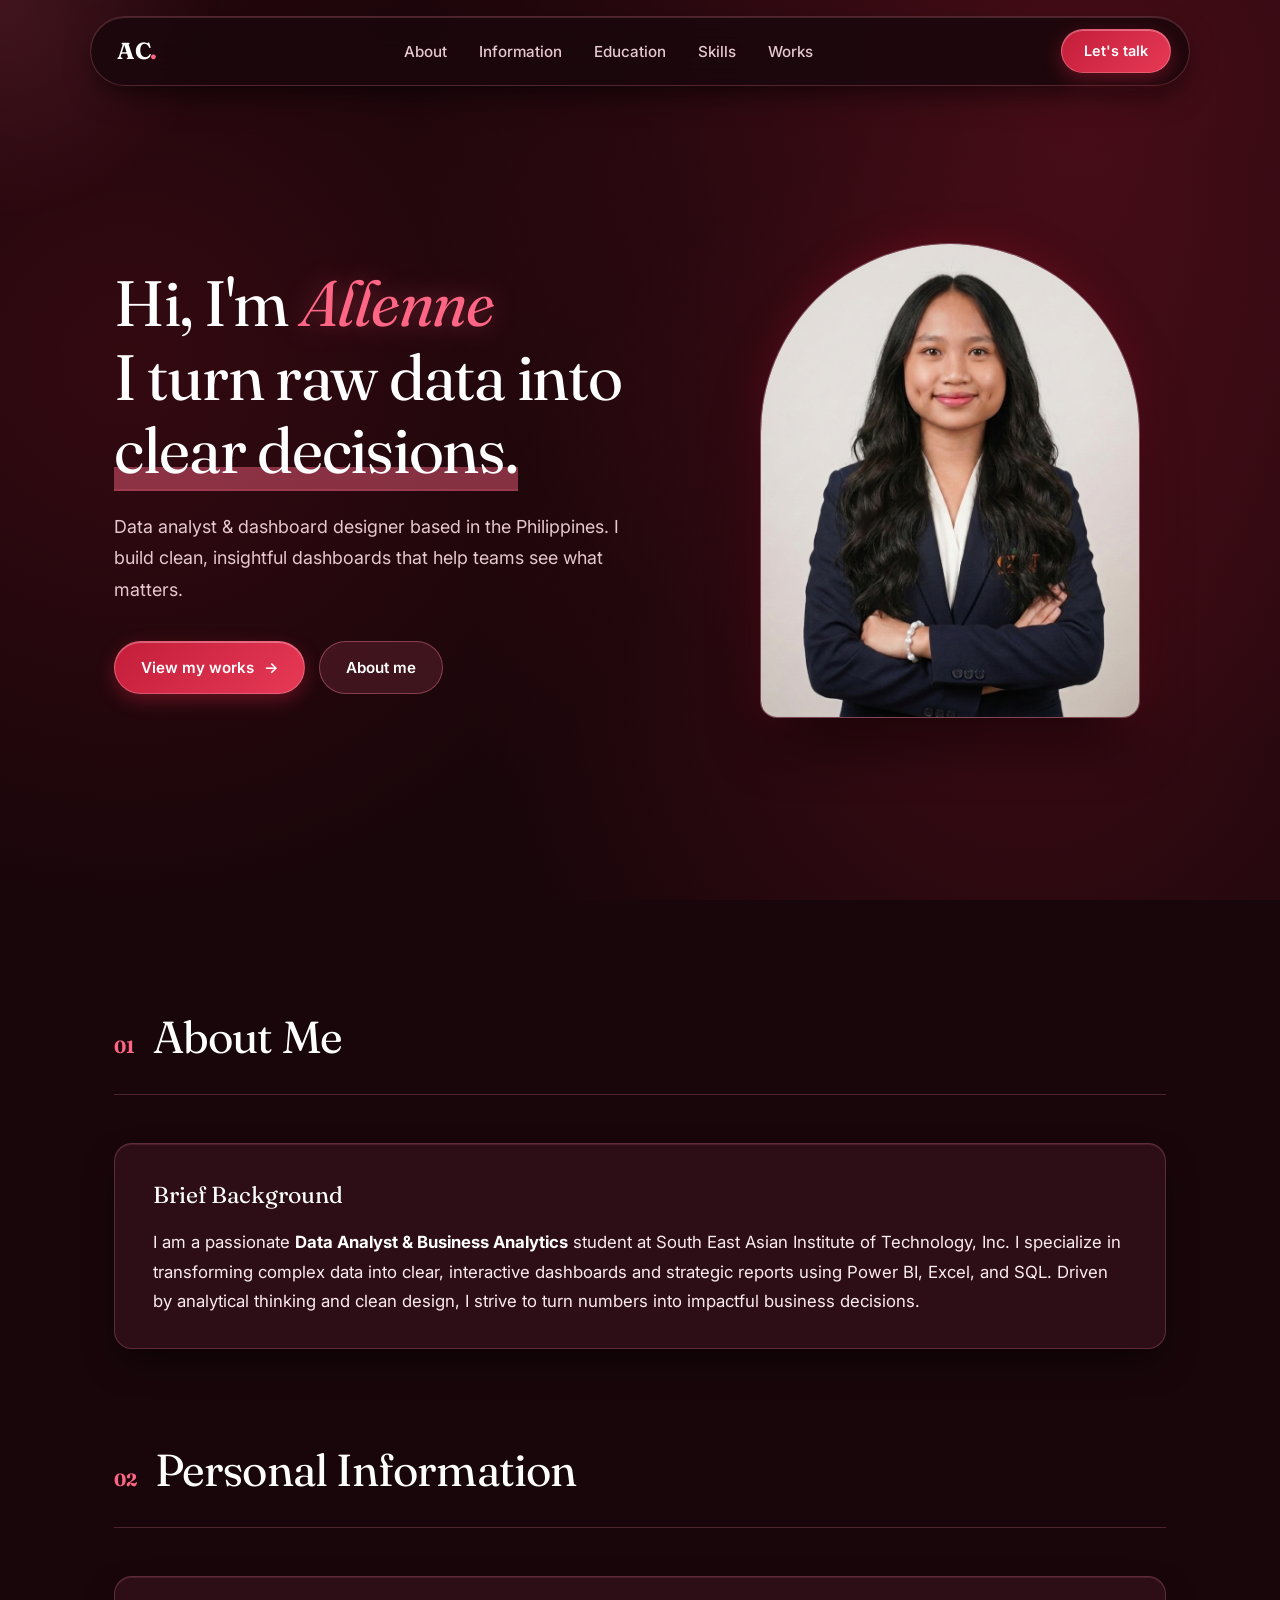
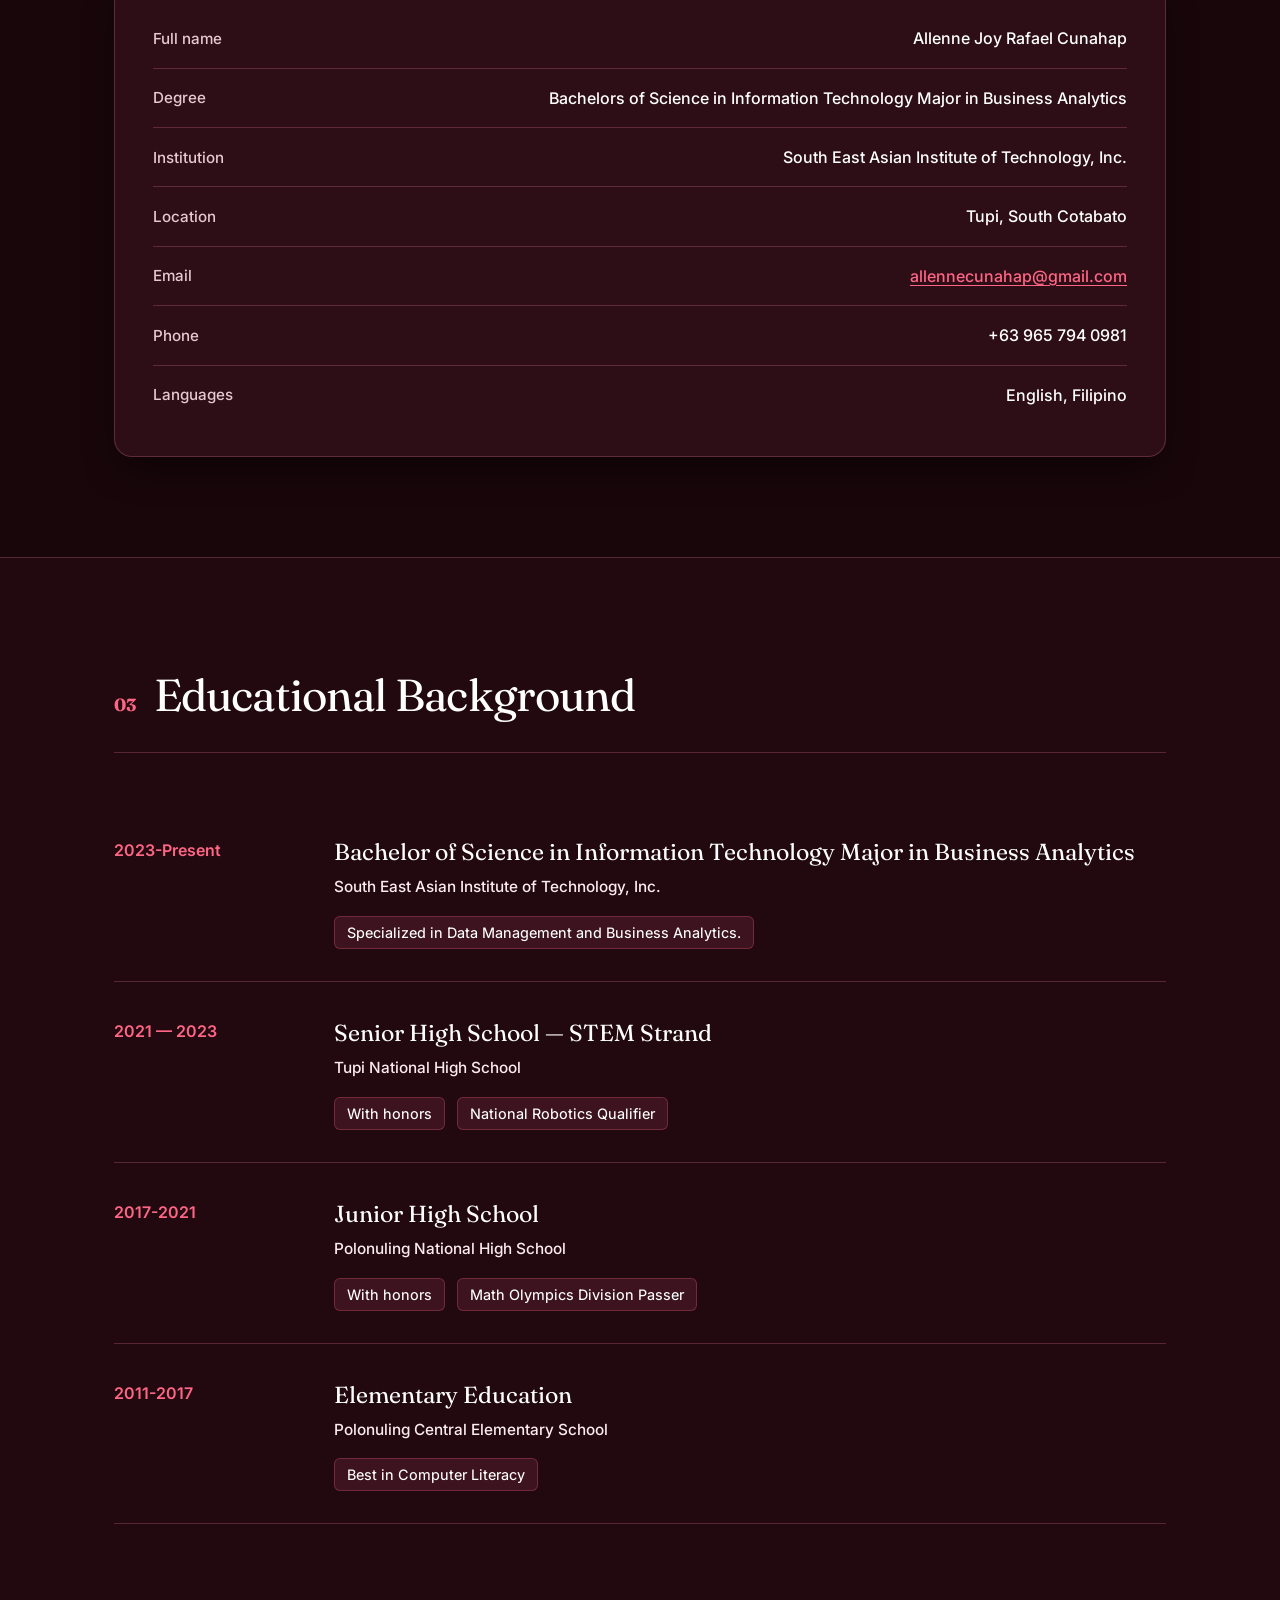
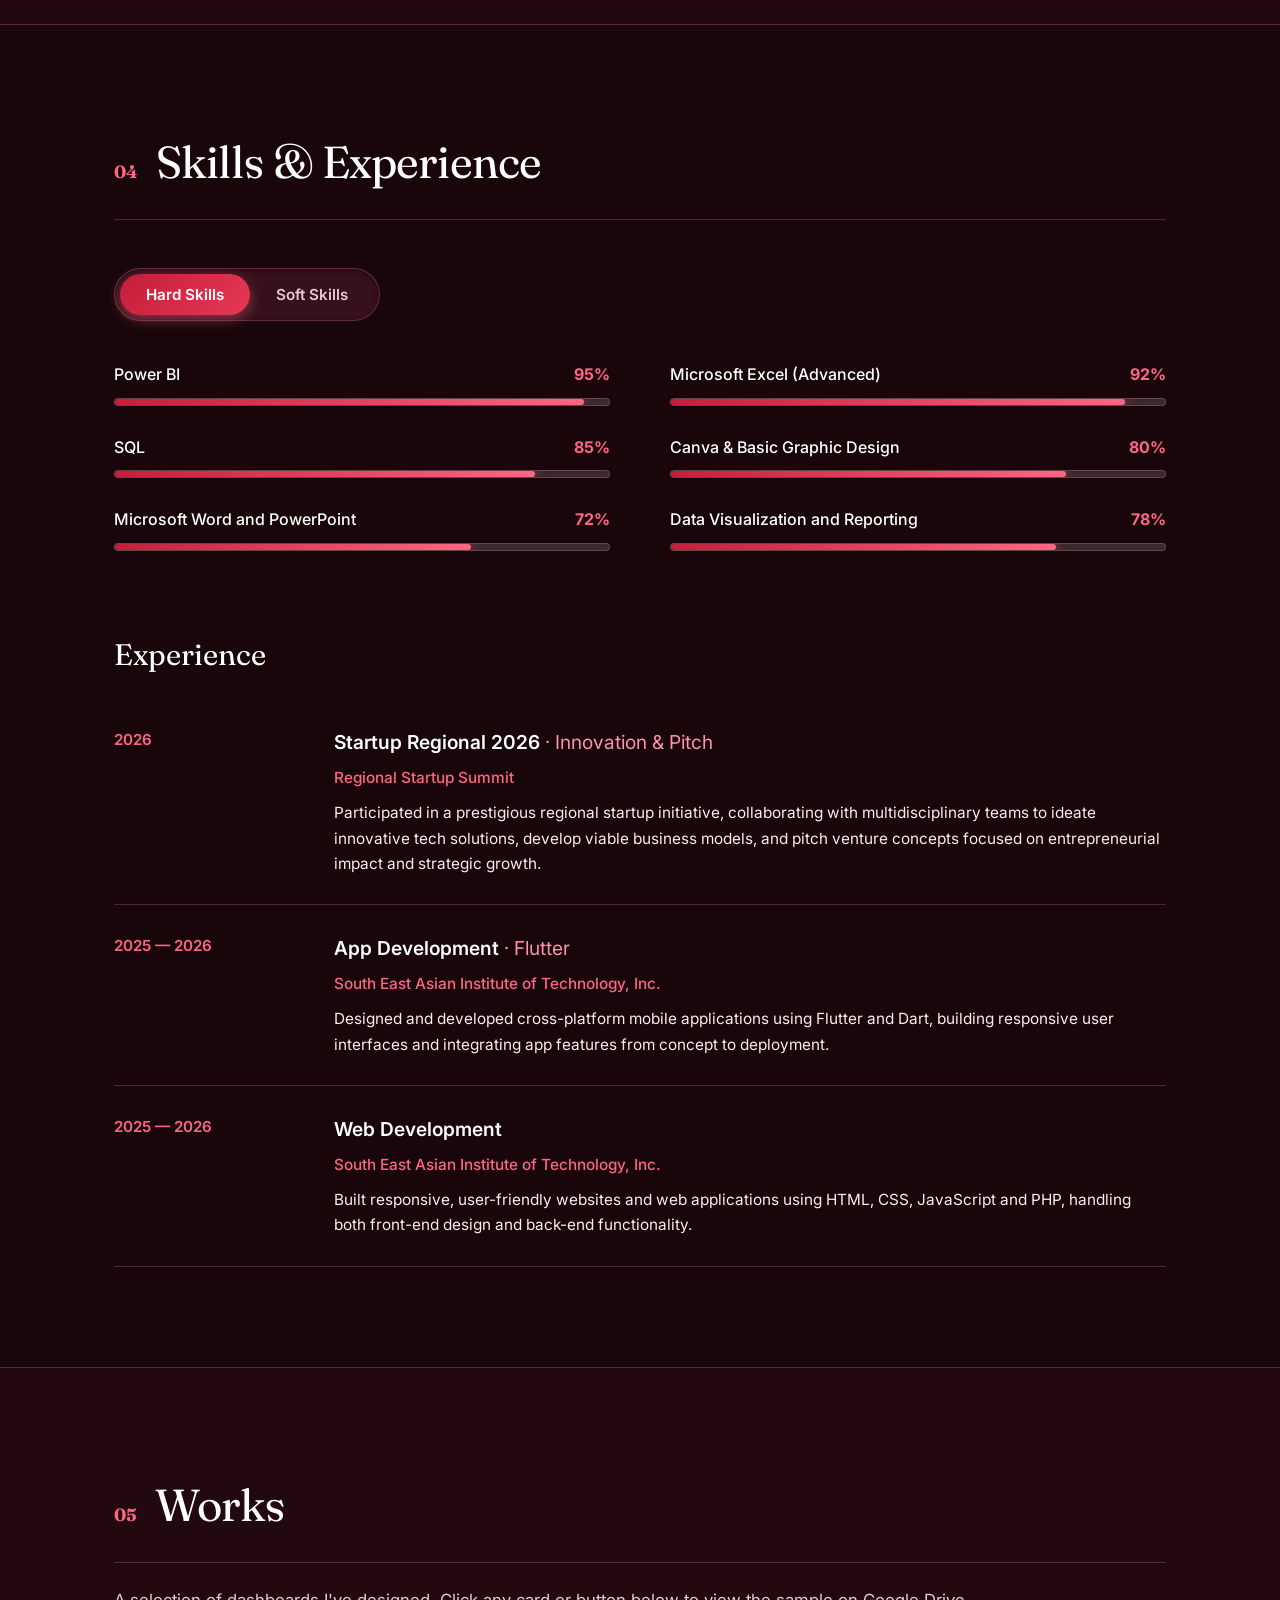
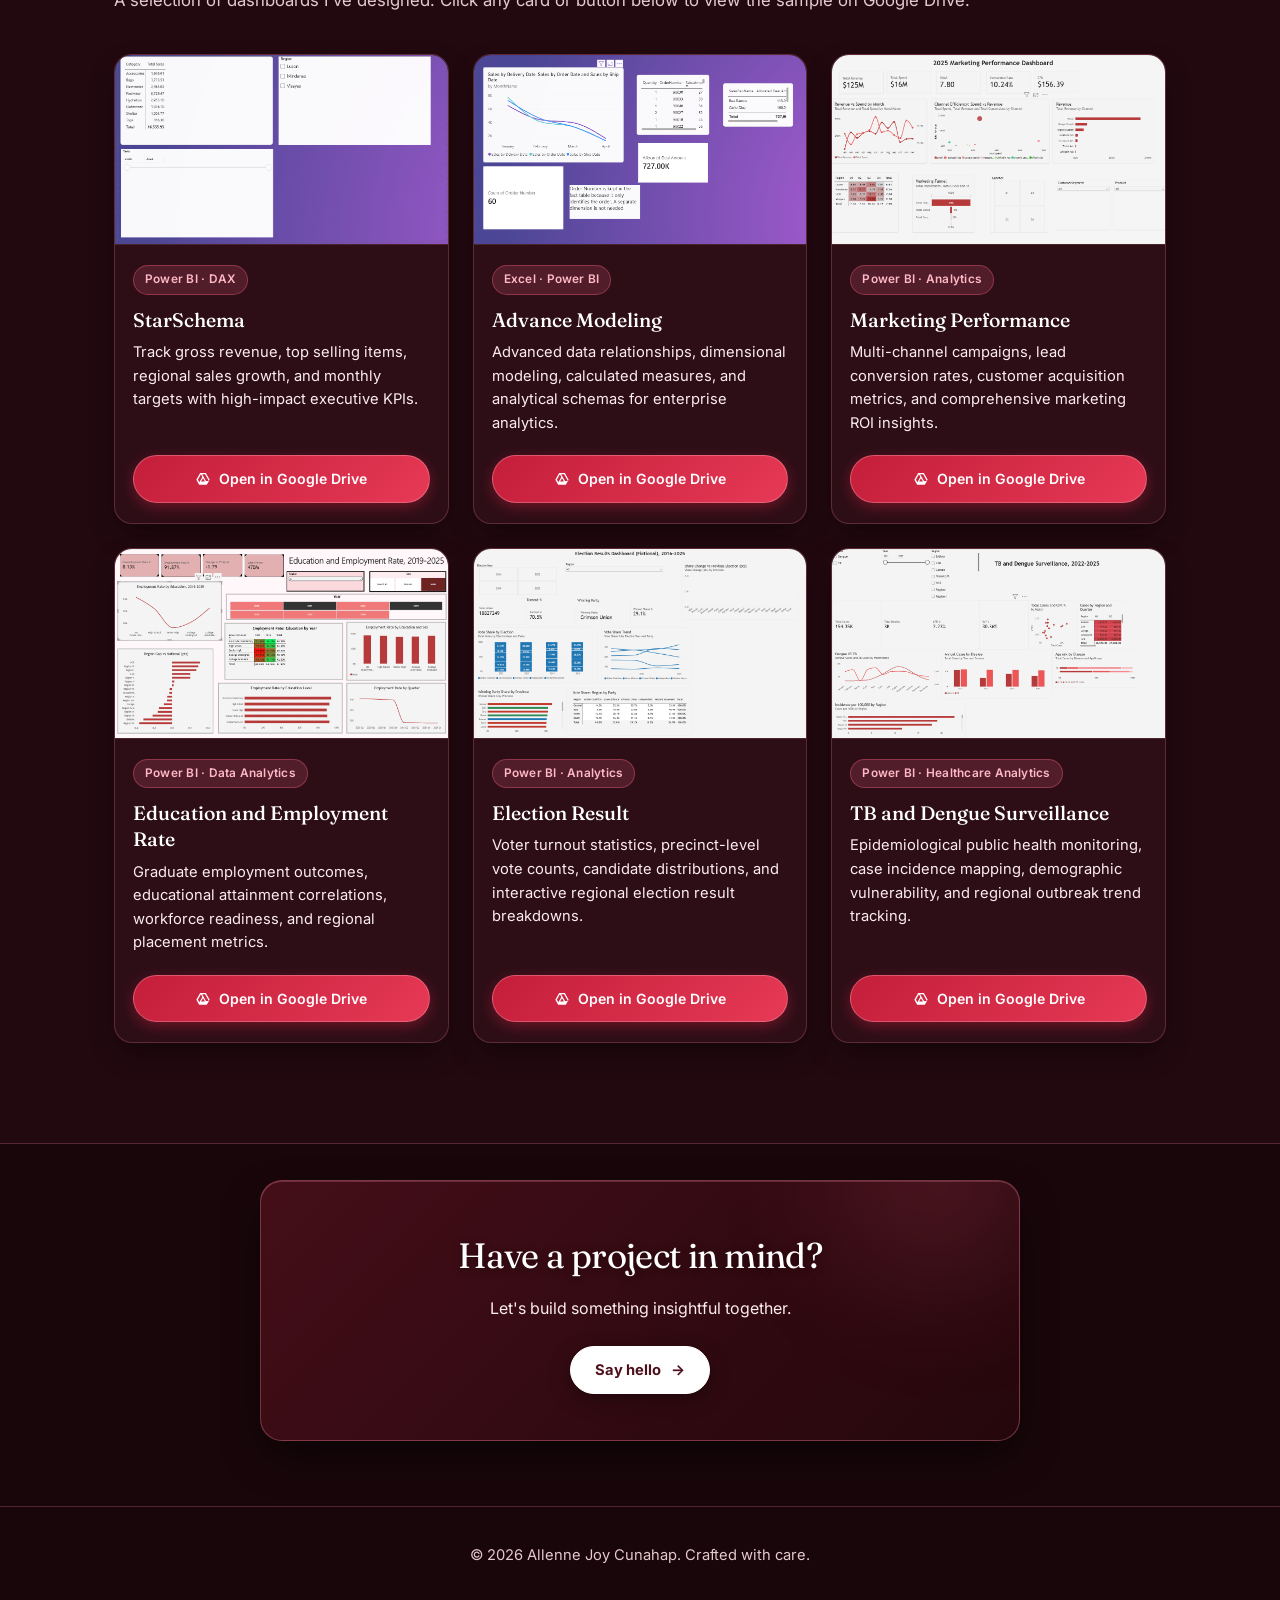
<file: index.html>
<!DOCTYPE html>
<html lang="en">

<head>
  <meta charset="UTF-8" />
  <meta name="viewport" content="width=device-width, initial-scale=1.0" />
  <title>Allenne Joy R. Cunahap — Data & Dashboard Portfolio</title>
  <meta name="description"
    content="Portfolio of Allen Neport: education, hard and soft skills, experience, and sample dashboard works with Google Drive links." />
  <meta name="theme-color" content="#130608" />
  <link rel="preconnect" href="https://fonts.googleapis.com" />
  <link rel="preconnect" href="https://fonts.gstatic.com" crossorigin />
  <link
    href="https://fonts.googleapis.com/css2?family=Fraunces:opsz,wght@9..144,400;9..144,600&family=Inter:wght@300;400;500;600&display=swap"
    rel="stylesheet" />
  <link rel="stylesheet" href="style.css" />
</head>

<body>
  <div class="cursor-glow" aria-hidden="true"></div>

  <header class="nav" id="nav">
    <a href="#home" class="logo">AC<span>.</span></a>
    <nav>
      <ul class="nav-links" id="navLinks">
        <li><a href="#about">About</a></li>
        <li><a href="#information">Information</a></li>
        <li><a href="#education">Education</a></li>
        <li><a href="#skills">Skills</a></li>
        <li><a href="#works">Works</a></li>
      </ul>
    </nav>
    <a href="#contact" class="btn btn-small" id="navContactBtn">Let's talk</a>
    <button class="menu-toggle" id="menuToggle" aria-label="Toggle menu"><span></span><span></span></button>
  </header>

  <main>
    <!-- HERO / PERSONAL INFO -->
    <section class="hero" id="home">
      <div class="hero-text reveal">
        <h1>Hi, I'm <em>Allenne </em> <br />I turn raw data into <span class="underline">clear decisions.</span>
        </h1>
        <p class="lead">Data analyst & dashboard designer based in the Philippines. I build clean, insightful dashboards
          that help teams see what matters.</p>
        <div class="hero-actions">
          <a href="#works" class="btn" id="heroWorksBtn">View my works <span class="arrow">→</span></a>
          <a href="#about" class="btn btn-ghost" id="heroAboutBtn">About me</a>
        </div>
      </div>
      <div class="hero-photo reveal">
        <div class="photo-frame">
          <img src="assets/profile.png" alt="Portrait of Allen Neport" />
        </div>
      </div>
    </section>

    <!-- ABOUT ME -->
    <section class="section" id="about">
      <div class="section-head reveal">
        <span class="num">01</span>
        <h2>About Me</h2>
      </div>

      <!-- Brief Description Card -->
      <div class="about-bio-card reveal">
        <h3>Brief Background</h3>
        <p>I am a passionate <strong>Data Analyst &amp; Business Analytics</strong> student at South East Asian
          Institute of Technology, Inc. I specialize in transforming complex data into clear, interactive dashboards and
          strategic reports using Power BI, Excel, and SQL. Driven by analytical thinking and clean design, I strive to
          turn numbers into impactful business decisions.</p>
      </div>
    </section>

    <!-- PERSONAL INFORMATION -->
    <section class="section" id="information">
      <div class="section-head reveal">
        <span class="num">02</span>
        <h2>Personal Information</h2>
      </div>

      <!-- Personal Information Details Card -->
      <div class="about-single reveal">
        <ul class="info-list">
          <li><span>Full name</span>Allenne Joy Rafael Cunahap</li>
          <li><span>Degree</span>Bachelors of Science in Information Technology Major in Business Analytics</li>
          <li><span>Institution</span>South East Asian Institute of Technology, Inc.</li>
          <li><span>Location</span>Tupi, South Cotabato</li>
          <li><span>Email</span><a href="mailto:allennecunahap@gmail.com">allennecunahap@gmail.com</a></li>
          <li><span>Phone</span>+63 965 794 0981</li>
          <li><span>Languages</span>English, Filipino</li>
        </ul>
      </div>
    </section>

    <!-- EDUCATION -->
    <section class="section" id="education">
      <div class="section-head reveal">
        <span class="num">03</span>
        <h2>Educational Background</h2>
      </div>
      <div class="timeline">
        <article class="t-item reveal">
          <span class="t-year">2023-Present</span>
          <div class="t-body">
            <h3>Bachelor of Science in Information Technology Major in Business Analytics</h3>
            <p class="t-place">South East Asian Institute of Technology, Inc.</p>
            <p>Specialized in Data Management and Business Analytics.</p>
          </div>
        </article>
        <article class="t-item reveal">
          <span class="t-year">2021 — 2023</span>
          <div class="t-body">
            <h3>Senior High School — STEM Strand</h3>
            <p class="t-place">Tupi National High School</p>
            <p>With honors</p>
            <p>National Robotics Qualifier</p>
          </div>
        </article>
        <article class="t-item reveal">
          <span class="t-year">2017-2021</span>
          <div class="t-body">
            <h3>Junior High School</h3>
            <p class="t-place">Polonuling National High School</p>
            <p>With honors</p>
            <p>Math Olympics Division Passer</p>
          </div>
        </article>
        <article class="t-item reveal">
          <span class="t-year">2011-2017</span>
          <div class="t-body">
            <h3>Elementary Education</h3>
            <p class="t-place">Polonuling Central Elementary School</p>
            <p>Best in Computer Literacy</p>
          </div>
        </article>
      </div>
    </section>

    <!-- SKILLS & EXPERIENCE -->
    <section class="section" id="skills">
      <div class="section-head reveal">
        <span class="num">04</span>
        <h2>Skills & Experience</h2>
      </div>

      <div class="tabs reveal" role="tablist">
        <button class="tab active" data-tab="hard" id="tabHard">Hard Skills</button>
        <button class="tab" data-tab="soft" id="tabSoft">Soft Skills</button>
        <span class="tab-indicator"></span>
      </div>

      <div class="tab-panel active" id="panel-hard">
        <div class="skill-bars">
          <div class="skill">
            <div class="skill-top"><span>Power BI</span><span>95%</span></div>
            <div class="bar"><i style="--w:95%"></i></div>
          </div>
          <div class="skill">
            <div class="skill-top"><span>Microsoft Excel (Advanced)</span><span>92%</span></div>
            <div class="bar"><i style="--w:92%"></i></div>
          </div>
          <div class="skill">
            <div class="skill-top"><span>SQL</span><span>85%</span></div>
            <div class="bar"><i style="--w:85%"></i></div>
          </div>
          <div class="skill">
            <div class="skill-top"><span>Canva & Basic Graphic Design</span><span>80%</span></div>
            <div class="bar"><i style="--w:80%"></i></div>
          </div>
          <div class="skill">
            <div class="skill-top"><span>Microsoft Word and PowerPoint</span><span>72%</span></div>
            <div class="bar"><i style="--w:72%"></i></div>
          </div>
          <div class="skill">
            <div class="skill-top"><span>Data Visualization and Reporting</span><span>78%</span></div>
            <div class="bar"><i style="--w:78%"></i></div>
          </div>
        </div>
      </div>

      <div class="tab-panel" id="panel-soft">
        <div class="chips">
          <div class="chip"><span>🧭</span>Leadership</div>
          <div class="chip"><span>💬</span>Communication</div>
          <div class="chip"><span>⚖️</span>Decision-Making</div>
          <div class="chip"><span>🎯</span>Critical Thinking</div>
          <div class="chip"><span>🤝</span>Teamwork</div>
          <div class="chip"><span>⏱️</span>Time Management</div>
        </div>
      </div>

      <h3 class="sub-head reveal">Experience</h3>
      <div class="exp-list">
        <article class="exp reveal">
          <div class="exp-meta"><span>2026</span></div>
          <div>
            <h4>Startup Regional 2026 <span>· Innovation &amp; Pitch</span></h4>
            <p class="t-place">Regional Startup Summit</p>
            <p>Participated in a prestigious regional startup initiative, collaborating with multidisciplinary teams to
              ideate innovative tech solutions, develop viable business models, and pitch venture concepts focused on
              entrepreneurial impact and strategic growth.</p>
          </div>
        </article>
        <article class="exp reveal">
          <div class="exp-meta"><span>2025 — 2026</span></div>
          <div>
            <h4>App Development <span>· Flutter</span></h4>
            <p class="t-place">South East Asian Institute of Technology, Inc.</p>
            <p>Designed and developed cross-platform mobile applications using Flutter and Dart, building responsive
              user interfaces and integrating app features from concept to deployment.</p>
          </div>
        </article>
        <article class="exp reveal">
          <div class="exp-meta"><span>2025 — 2026</span></div>
          <div>
            <h4>Web Development</h4>
            <p class="t-place">South East Asian Institute of Technology, Inc.</p>
            <p>Built responsive, user-friendly websites and web applications using HTML, CSS, JavaScript and PHP,
              handling both front-end design and back-end functionality.</p>
          </div>
        </article>
      </div>
    </section>

    <!-- WORKS -->
    <section class="section" id="works">
      <div class="section-head reveal">
        <span class="num">05</span>
        <h2>Works</h2>
      </div>
      <p class="section-sub reveal">A selection of dashboards I've designed. Click any card or button below to view the
        sample on Google Drive.</p>

      <div class="works-grid">
        <!-- CARD 1: StarSchema Dashboard -->
        <a href="https://drive.google.com/drive/u/1/folders/1UCmjrcv3mXI9FKCzTVCw4mmUwQM3AYM0" target="_blank"
          rel="noopener" class="work-card-link reveal" aria-label="Open StarSchema Dashboard">
          <article class="work">
            <div class="work-img">
              <img src="assets/StarSchema.png" alt="StarSchema Dashboard" loading="lazy" />
            </div>
            <div class="work-body">
              <span class="tag">Power BI · DAX</span>
              <h3>StarSchema</h3>
              <p>Track gross revenue, top selling items, regional sales growth, and monthly targets with high-impact
                executive KPIs.</p>
              <div class="btn btn-drive">
                <svg viewBox="0 0 24 24" width="16" height="16">
                  <path fill="currentColor"
                    d="M7.7 3h8.6l5.7 10-4.3 7.5H6.3L2 13zM8.9 5 4.4 13l2.2 3.8L11 9zM12 10.7 9.1 15.7h5.8zM15.1 5h-4.4l5.8 10h4.4z" />
                </svg>
                Open in Google Drive
              </div>
            </div>
          </article>
        </a>

        <!-- CARD 2: Advance Modeling -->
        <a href="https://drive.google.com/drive/u/1/folders/1sTVIAgp8QafnNblqr_l-9zmCUpZG-bUV" target="_blank"
          rel="noopener" class="work-card-link reveal" aria-label="Open Advance Modeling">
          <article class="work">
            <div class="work-img">
              <img src="assets/AdvanceModeling.png" alt="Advance Modeling" loading="lazy" />
            </div>
            <div class="work-body">
              <span class="tag">Excel · Power BI</span>
              <h3>Advance Modeling</h3>
              <p>Advanced data relationships, dimensional modeling, calculated measures, and analytical schemas for
                enterprise analytics.</p>
              <div class="btn btn-drive">
                <svg viewBox="0 0 24 24" width="16" height="16">
                  <path fill="currentColor"
                    d="M7.7 3h8.6l5.7 10-4.3 7.5H6.3L2 13zM8.9 5 4.4 13l2.2 3.8L11 9zM12 10.7 9.1 15.7h5.8zM15.1 5h-4.4l5.8 10h4.4z" />
                </svg>
                Open in Google Drive
              </div>
            </div>
          </article>
        </a>

        <!-- CARD 3: Marketing Performance -->
        <a href="https://drive.google.com/drive/u/1/folders/1b0Di9E57B34fh0LlXaXROhqEbkwDAtBC" target="_blank"
          rel="noopener" class="work-card-link reveal" aria-label="Open Marketing Performance">
          <article class="work">
            <div class="work-img">
              <img src="assets/Marketing.png" alt="Marketing Performance" loading="lazy" />
            </div>
            <div class="work-body">
              <span class="tag">Power BI · Analytics</span>
              <h3>Marketing Performance</h3>
              <p>Multi-channel campaigns, lead conversion rates, customer acquisition metrics, and comprehensive
                marketing ROI insights.</p>
              <div class="btn btn-drive">
                <svg viewBox="0 0 24 24" width="16" height="16">
                  <path fill="currentColor"
                    d="M7.7 3h8.6l5.7 10-4.3 7.5H6.3L2 13zM8.9 5 4.4 13l2.2 3.8L11 9zM12 10.7 9.1 15.7h5.8zM15.1 5h-4.4l5.8 10h4.4z" />
                </svg>
                Open in Google Drive
              </div>
            </div>
          </article>
        </a>

        <!-- CARD 4: Education and Employment Rate -->
        <a href="https://drive.google.com/drive/u/1/folders/1s52eGNNPk53MnC_n8OT5V44wJV-cqpO8" target="_blank"
          rel="noopener" class="work-card-link reveal" aria-label="Open Education and Employment Rate">
          <article class="work">
            <div class="work-img">
              <img src="assets/Education.png" alt="Education and Employment Rate" loading="lazy" />
            </div>
            <div class="work-body">
              <span class="tag">Power BI · Data Analytics</span>
              <h3>Education and Employment Rate</h3>
              <p>Graduate employment outcomes, educational attainment correlations, workforce readiness, and regional
                placement metrics.</p>
              <div class="btn btn-drive">
                <svg viewBox="0 0 24 24" width="16" height="16">
                  <path fill="currentColor"
                    d="M7.7 3h8.6l5.7 10-4.3 7.5H6.3L2 13zM8.9 5 4.4 13l2.2 3.8L11 9zM12 10.7 9.1 15.7h5.8zM15.1 5h-4.4l5.8 10h4.4z" />
                </svg>
                Open in Google Drive
              </div>
            </div>
          </article>
        </a>

        <!-- CARD 5: Election Result -->
        <a href="https://drive.google.com/drive/u/1/folders/1aq_ghOzIya63wwTVOnHs1Chh7dPWqmCH" target="_blank"
          rel="noopener" class="work-card-link reveal" aria-label="Open Election Result">
          <article class="work">
            <div class="work-img">
              <img src="assets/Election.png" alt="Election Result" loading="lazy" />
            </div>
            <div class="work-body">
              <span class="tag">Power BI · Analytics</span>
              <h3>Election Result</h3>
              <p>Voter turnout statistics, precinct-level vote counts, candidate distributions, and interactive regional
                election result breakdowns.</p>
              <div class="btn btn-drive">
                <svg viewBox="0 0 24 24" width="16" height="16">
                  <path fill="currentColor"
                    d="M7.7 3h8.6l5.7 10-4.3 7.5H6.3L2 13zM8.9 5 4.4 13l2.2 3.8L11 9zM12 10.7 9.1 15.7h5.8zM15.1 5h-4.4l5.8 10h4.4z" />
                </svg>
                Open in Google Drive
              </div>
            </div>
          </article>
        </a>

        <!-- CARD 6: TB and Dengue Surveillance -->
        <a href="https://drive.google.com/drive/u/1/folders/1lizNpSinSJ8ZhztlLNO-zn_yrRa2I_FX" target="_blank"
          rel="noopener" class="work-card-link reveal" aria-label="Open TB and Dengue Surveillance">
          <article class="work">
            <div class="work-img">
              <img src="assets/TB.png" alt="TB and Dengue Surveillance" loading="lazy" />
            </div>
            <div class="work-body">
              <span class="tag">Power BI · Healthcare Analytics</span>
              <h3>TB and Dengue Surveillance</h3>
              <p>Epidemiological public health monitoring, case incidence mapping, demographic vulnerability, and
                regional outbreak trend tracking.</p>
              <div class="btn btn-drive">
                <svg viewBox="0 0 24 24" width="16" height="16">
                  <path fill="currentColor"
                    d="M7.7 3h8.6l5.7 10-4.3 7.5H6.3L2 13zM8.9 5 4.4 13l2.2 3.8L11 9zM12 10.7 9.1 15.7h5.8zM15.1 5h-4.4l5.8 10h4.4z" />
                </svg>
                Open in Google Drive
              </div>
            </div>
          </article>
        </a>
      </div>
    </section>

    <!-- CONTACT -->
    <section class="contact reveal" id="contact">
      <h2>Have a project in mind?</h2>
      <p>Let's build something insightful together.</p>
      <a href="mailto:allennecunahap@gmail.com" class="btn" id="contactEmailBtn">Say hello <span
          class="arrow">→</span></a>
    </section>
  </main>

  <footer class="footer">
    <p>© <span id="year"></span> Allenne Joy Cunahap. Crafted with care.</p>
  </footer>

  <!-- Lightbox -->
  <div class="lightbox" id="lightbox"><img alt="Dashboard preview" /><button aria-label="Close"
      id="lightboxClose">×</button></div>

  <script src="script.js"></script>
</body>

</html>
</file>
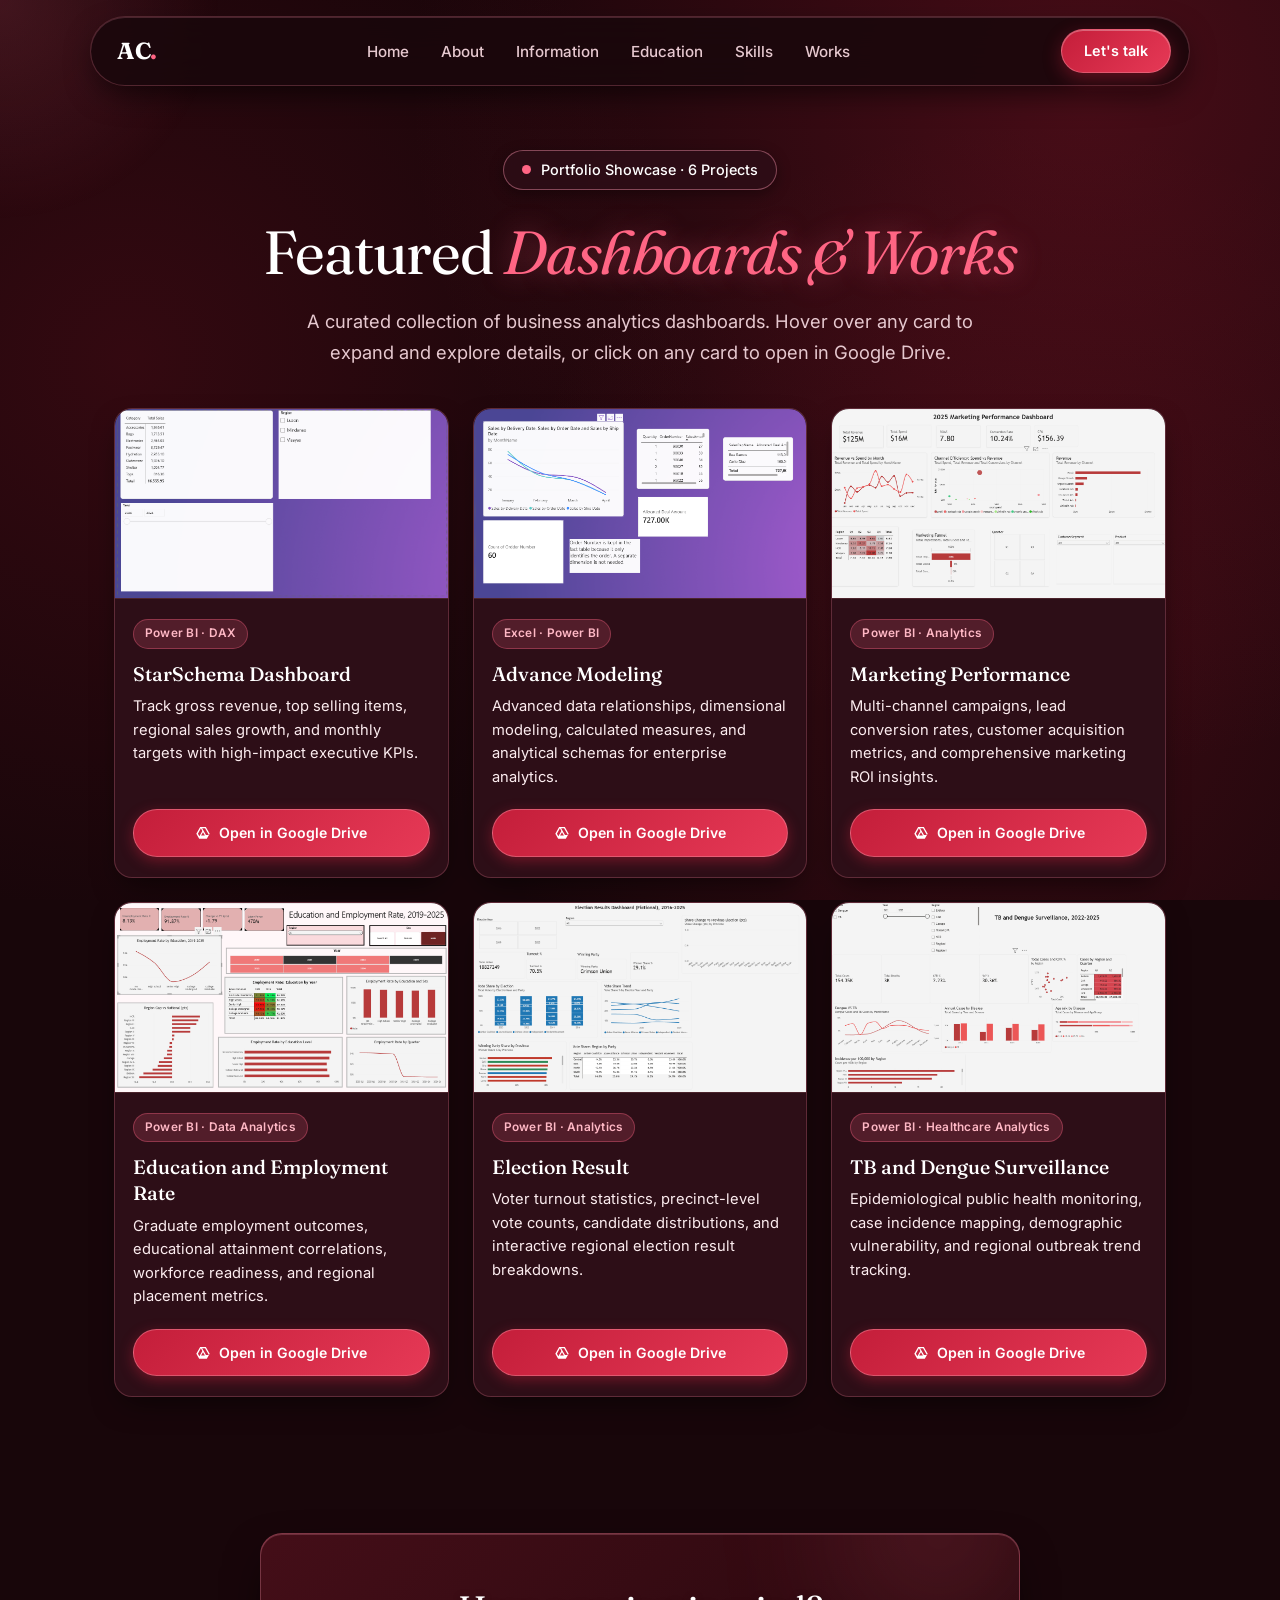
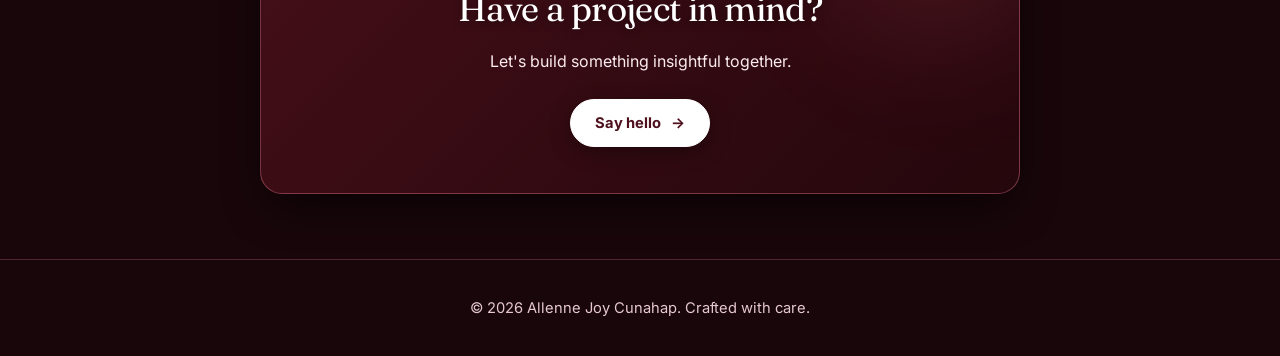
<file: works.html>
<!DOCTYPE html>
<html lang="en">

<head>
  <meta charset="UTF-8" />
  <meta name="viewport" content="width=device-width, initial-scale=1.0" />
  <title>Works &amp; Dashboards — Allenne Joy R. Cunahap</title>
  <meta name="description"
    content="Explore 5 interactive analytics and business intelligence dashboards created by Allenne Joy R. Cunahap." />
  <meta name="theme-color" content="#18060a" />
  <link rel="preconnect" href="https://fonts.googleapis.com" />
  <link rel="preconnect" href="https://fonts.gstatic.com" crossorigin />
  <link
    href="https://fonts.googleapis.com/css2?family=Fraunces:opsz,wght@9..144,400;9..144,600&family=Inter:wght@300;400;500;600;700&display=swap"
    rel="stylesheet" />
  <link rel="stylesheet" href="style.css" />
</head>

<body>
  <div class="cursor-glow" aria-hidden="true"></div>

  <!-- NAVIGATION -->
  <header class="nav" id="nav">
    <a href="index.html" class="logo">AC<span>.</span></a>
    <nav>
      <ul class="nav-links" id="navLinks">
        <li><a href="index.html#home">Home</a></li>
        <li><a href="index.html#about">About</a></li>
        <li><a href="index.html#information">Information</a></li>
        <li><a href="index.html#education">Education</a></li>
        <li><a href="index.html#skills">Skills</a></li>
        <li><a href="works.html" class="active">Works</a></li>
      </ul>
    </nav>
    <a href="index.html#contact" class="btn btn-small" id="navContactBtn">Let's talk</a>
    <button class="menu-toggle" id="menuToggle" aria-label="Toggle menu"><span></span><span></span></button>
  </header>

  <main>
    <!-- WORKS PAGE HEADER -->
    <section class="works-page-hero reveal">
      <div class="eyebrow">
        <span class="dot"></span>
        <span>Portfolio Showcase · 6 Projects</span>
      </div>
      <h1>Featured <em>Dashboards &amp; Works</em></h1>
      <p>A curated collection of business analytics dashboards. Hover over any card to expand and explore details, or
        click on any card to open in Google Drive.</p>
    </section>

    <!-- 5 CLICKABLE WORK CARDS -->
    <section class="section" style="padding-top: 10px;">
      <div class="works-grid">

        <!-- CARD 1: StarSchema Dashboard -->
        <a href="https://drive.google.com/drive/u/1/folders/1UCmjrcv3mXI9FKCzTVCw4mmUwQM3AYM0" target="_blank" rel="noopener" class="work-card-link reveal"
          aria-label="Open StarSchema Dashboard">
          <article class="work">
            <div class="work-img">
              <img src="assets/StarSchema.png" alt="StarSchema Dashboard" loading="lazy" />
            </div>
            <div class="work-body">
              <span class="tag">Power BI · DAX</span>
              <h3>StarSchema Dashboard</h3>
              <p>Track gross revenue, top selling items, regional sales growth, and monthly targets with high-impact
                executive KPIs.</p>
              <div class="btn btn-drive">
                <svg viewBox="0 0 24 24" width="16" height="16">
                  <path fill="currentColor"
                    d="M7.7 3h8.6l5.7 10-4.3 7.5H6.3L2 13zM8.9 5 4.4 13l2.2 3.8L11 9zM12 10.7 9.1 15.7h5.8zM15.1 5h-4.4l5.8 10h4.4z" />
                </svg>
                Open in Google Drive
              </div>
            </div>
          </article>
        </a>

        <!-- CARD 2: Advance Modeling -->
        <a href="https://drive.google.com/drive/u/1/folders/1sTVIAgp8QafnNblqr_l-9zmCUpZG-bUV" target="_blank" rel="noopener" class="work-card-link reveal"
          aria-label="Open Advance Modeling">
          <article class="work">
            <div class="work-img">
              <img src="assets/AdvanceModeling.png" alt="Advance Modeling" loading="lazy" />
            </div>
            <div class="work-body">
              <span class="tag">Excel · Power BI</span>
              <h3>Advance Modeling</h3>
              <p>Advanced data relationships, dimensional modeling, calculated measures, and analytical schemas for
                enterprise analytics.</p>
              <div class="btn btn-drive">
                <svg viewBox="0 0 24 24" width="16" height="16">
                  <path fill="currentColor"
                    d="M7.7 3h8.6l5.7 10-4.3 7.5H6.3L2 13zM8.9 5 4.4 13l2.2 3.8L11 9zM12 10.7 9.1 15.7h5.8zM15.1 5h-4.4l5.8 10h4.4z" />
                </svg>
                Open in Google Drive
              </div>
            </div>
          </article>
        </a>

        <!-- CARD 3: Marketing Performance -->
        <a href="https://drive.google.com/drive/u/1/folders/1b0Di9E57B34fh0LlXaXROhqEbkwDAtBC" target="_blank" rel="noopener" class="work-card-link reveal"
          aria-label="Open Marketing Performance">
          <article class="work">
            <div class="work-img">
              <img src="assets/Marketing.png" alt="Marketing Performance" loading="lazy" />
            </div>
            <div class="work-body">
              <span class="tag">Power BI · Analytics</span>
              <h3>Marketing Performance</h3>
              <p>Multi-channel campaigns, lead conversion rates, customer acquisition metrics, and comprehensive marketing ROI insights.</p>
              <div class="btn btn-drive">
                <svg viewBox="0 0 24 24" width="16" height="16">
                  <path fill="currentColor"
                    d="M7.7 3h8.6l5.7 10-4.3 7.5H6.3L2 13zM8.9 5 4.4 13l2.2 3.8L11 9zM12 10.7 9.1 15.7h5.8zM15.1 5h-4.4l5.8 10h4.4z" />
                </svg>
                Open in Google Drive
              </div>
            </div>
          </article>
        </a>

        <!-- CARD 4: Education and Employment Rate -->
        <a href="https://drive.google.com/drive/u/1/folders/1s52eGNNPk53MnC_n8OT5V44wJV-cqpO8" target="_blank" rel="noopener" class="work-card-link reveal"
          aria-label="Open Education and Employment Rate">
          <article class="work">
            <div class="work-img">
              <img src="assets/Education.png" alt="Education and Employment Rate" loading="lazy" />
            </div>
            <div class="work-body">
              <span class="tag">Power BI · Data Analytics</span>
              <h3>Education and Employment Rate</h3>
              <p>Graduate employment outcomes, educational attainment correlations, workforce readiness, and regional placement metrics.</p>
              <div class="btn btn-drive">
                <svg viewBox="0 0 24 24" width="16" height="16">
                  <path fill="currentColor"
                    d="M7.7 3h8.6l5.7 10-4.3 7.5H6.3L2 13zM8.9 5 4.4 13l2.2 3.8L11 9zM12 10.7 9.1 15.7h5.8zM15.1 5h-4.4l5.8 10h4.4z" />
                </svg>
                Open in Google Drive
              </div>
            </div>
          </article>
        </a>

        <!-- CARD 5: Election Result -->
        <a href="https://drive.google.com/drive/u/1/folders/1aq_ghOzIya63wwTVOnHs1Chh7dPWqmCH" target="_blank" rel="noopener" class="work-card-link reveal"
          aria-label="Open Election Result">
          <article class="work">
            <div class="work-img">
              <img src="assets/Election.png" alt="Election Result" loading="lazy" />
            </div>
            <div class="work-body">
              <span class="tag">Power BI · Analytics</span>
              <h3>Election Result</h3>
              <p>Voter turnout statistics, precinct-level vote counts, candidate distributions, and interactive regional election result breakdowns.</p>
              <div class="btn btn-drive">
                <svg viewBox="0 0 24 24" width="16" height="16">
                  <path fill="currentColor"
                    d="M7.7 3h8.6l5.7 10-4.3 7.5H6.3L2 13zM8.9 5 4.4 13l2.2 3.8L11 9zM12 10.7 9.1 15.7h5.8zM15.1 5h-4.4l5.8 10h4.4z" />
                </svg>
                Open in Google Drive
              </div>
            </div>
          </article>
        </a>

        <!-- CARD 6: TB and Dengue Surveillance -->
        <a href="https://drive.google.com/drive/u/1/folders/1lizNpSinSJ8ZhztlLNO-zn_yrRa2I_FX" target="_blank" rel="noopener" class="work-card-link reveal"
          aria-label="Open TB and Dengue Surveillance">
          <article class="work">
            <div class="work-img">
              <img src="assets/TB.png" alt="TB and Dengue Surveillance" loading="lazy" />
            </div>
            <div class="work-body">
              <span class="tag">Power BI · Healthcare Analytics</span>
              <h3>TB and Dengue Surveillance</h3>
              <p>Epidemiological public health monitoring, case incidence mapping, demographic vulnerability, and regional outbreak trend tracking.</p>
              <div class="btn btn-drive">
                <svg viewBox="0 0 24 24" width="16" height="16">
                  <path fill="currentColor"
                    d="M7.7 3h8.6l5.7 10-4.3 7.5H6.3L2 13zM8.9 5 4.4 13l2.2 3.8L11 9zM12 10.7 9.1 15.7h5.8zM15.1 5h-4.4l5.8 10h4.4z" />
                </svg>
                Open in Google Drive
              </div>
            </div>
          </article>
        </a>

      </div>
    </section>

    <!-- CONTACT CTA -->
    <section class="contact reveal" id="contact">
      <h2>Have a project in mind?</h2>
      <p>Let's build something insightful together.</p>
      <a href="mailto:allennecunahap@gmail.com" class="btn" id="contactEmailBtn">Say hello <span
          class="arrow">→</span></a>
    </section>
  </main>

  <footer class="footer">
    <p>© <span id="year"></span> Allenne Joy Cunahap. Crafted with care.</p>
  </footer>

  <!-- Lightbox -->
  <div class="lightbox" id="lightbox">
    <img alt="Dashboard preview" />
    <button aria-label="Close" id="lightboxClose">×</button>
  </div>

  <script src="script.js"></script>
</body>

</html>
</file>
<file: style.css>
:root {
  /* Rich, atmospheric Dark Red Palette with maximum clarity & readability */
  --bg: #18060a;
  /* Deep velvety wine / dark crimson background */
  --bg-subtle: #220910;
  /* Distinct alternating dark wine section background */
  --surface: #2d0e17;
  /* Solid dark red surface for cards and panels */
  --surface-hover: #3a121e;
  /* Elevated hover card surface */
  --surface-elevated: #36101a;
  /* Pill/tab base */

  /* Text & Typography: Crisp, high-contrast, easy on eyes (WCAG AAA) */
  --ink: #ffffff;
  /* 100% pure crisp white for headings & key titles */
  --ink-secondary: #fcecef;
  /* Warm soft rose-white for body text & lists (16:1 contrast) */
  --muted: #e6c8cf;
  /* Bright readable rose-cream for labels & subtitles (10:1 contrast) */

  /* Crisp, visible borders so cards & sections never blend into background */
  --line: rgba(255, 135, 160, 0.24);
  --line-strong: rgba(255, 155, 180, 0.42);

  /* Vibrant Ruby & Crimson Accents */
  --accent: #c41e3a;
  /* Cardinal red accent */
  --accent-light: #e63956;
  /* Bright ruby */
  --accent-bright: #ff6584;
  /* Radiant rose for badges, active states, numbers */
  --accent-soft: rgba(255, 101, 132, 0.18);
  --accent-glow: rgba(255, 101, 132, 0.45);

  --radius: 18px;
  --serif: "Fraunces", Georgia, serif;
  --sans: "Inter", system-ui, sans-serif;
  --ease: cubic-bezier(.2, .8, .2, 1);
}

* {
  box-sizing: border-box;
  margin: 0;
  padding: 0;
}

html {
  scroll-behavior: smooth;
}

body {
  font-family: var(--sans);
  background-color: var(--bg);
  background-image:
    radial-gradient(circle at 85% 10%, rgba(196, 30, 58, 0.28), transparent 50%),
    radial-gradient(circle at 10% 40%, rgba(150, 20, 40, 0.22), transparent 45%),
    radial-gradient(circle at 80% 75%, rgba(196, 30, 58, 0.2), transparent 45%);
  background-attachment: fixed;
  color: var(--ink-secondary);
  line-height: 1.65;
  -webkit-font-smoothing: antialiased;
  overflow-x: hidden;
}

img {
  max-width: 100%;
  display: block;
}

a {
  color: inherit;
  text-decoration: none;
}

/* AMBIENT CURSOR GLOW */
.cursor-glow {
  position: fixed;
  width: 480px;
  height: 480px;
  border-radius: 50%;
  background: radial-gradient(circle, rgba(255, 101, 132, 0.15), transparent 65%);
  pointer-events: none;
  transform: translate(-50%, -50%);
  z-index: 0;
  transition: opacity .3s;
}

/* NAV */
.nav {
  position: fixed;
  top: 16px;
  left: 50%;
  transform: translateX(-50%);
  width: min(1100px, calc(100% - 32px));
  display: flex;
  align-items: center;
  justify-content: space-between;
  padding: 12px 18px 12px 26px;
  z-index: 50;
  background: rgba(26, 7, 12, 0.88);
  backdrop-filter: blur(18px);
  -webkit-backdrop-filter: blur(18px);
  border: 1px solid var(--line);
  border-radius: 999px;
  box-shadow: 0 12px 32px -8px rgba(0, 0, 0, 0.7), inset 0 1px 0 rgba(255, 150, 175, 0.2);
  transition: all .3s;
}

.nav.scrolled {
  background: rgba(20, 5, 9, 0.96);
  border-color: var(--line-strong);
  box-shadow: 0 16px 40px -10px rgba(0, 0, 0, 0.85), 0 0 20px rgba(196, 30, 58, 0.2);
}

.logo {
  font-family: var(--serif);
  font-size: 1.45rem;
  font-weight: 700;
  color: #ffffff;
  letter-spacing: -.02em;
}

.logo span {
  color: var(--accent-bright);
}

.nav-links {
  display: flex;
  gap: 32px;
  list-style: none;
}

.nav-links a {
  font-size: .95rem;
  color: var(--muted);
  position: relative;
  transition: color .25s ease;
  font-weight: 500;
}

.nav-links a::after {
  content: "";
  position: absolute;
  left: 0;
  bottom: -4px;
  height: 2px;
  width: 0;
  background: var(--accent-bright);
  border-radius: 2px;
  transition: width .3s var(--ease);
  box-shadow: 0 0 10px rgba(255, 101, 132, 0.7);
}

.nav-links a:hover,
.nav-links a.active {
  color: #ffffff;
}

.nav-links a:hover::after,
.nav-links a.active::after {
  width: 100%;
}

.menu-toggle {
  display: none;
  background: none;
  border: 0;
  cursor: pointer;
  padding: 8px;
}

.menu-toggle span {
  display: block;
  width: 24px;
  height: 2.5px;
  background: #ffffff;
  margin: 5px 0;
  border-radius: 2px;
  transition: .3s;
}

/* BUTTONS */
.btn {
  display: inline-flex;
  align-items: center;
  gap: 10px;
  padding: 13px 26px;
  border-radius: 999px;
  background: linear-gradient(135deg, var(--accent), var(--accent-light));
  color: #ffffff;
  font-weight: 600;
  font-size: .95rem;
  border: 1px solid rgba(255, 180, 195, 0.35);
  cursor: pointer;
  box-shadow: 0 6px 18px rgba(196, 30, 58, 0.4), inset 0 1px 0 rgba(255, 255, 255, 0.3);
  transition: transform .3s var(--ease), box-shadow .3s, filter .3s;
}

.btn:hover {
  transform: translateY(-2px);
  filter: brightness(1.1);
  box-shadow: 0 12px 28px rgba(255, 101, 132, 0.55), 0 0 16px rgba(255, 101, 132, 0.35);
}

.btn .arrow {
  transition: transform .3s var(--ease);
  display: inline-block;
}

.btn:hover .arrow {
  transform: translateX(4px);
}

.btn-ghost {
  background: rgba(255, 101, 132, 0.14);
  color: #ffffff;
  border: 1px solid rgba(255, 135, 160, 0.38);
  box-shadow: none;
}

.btn-ghost:hover {
  background: var(--accent);
  border-color: rgba(255, 180, 195, 0.5);
  box-shadow: 0 8px 24px rgba(196, 30, 58, 0.5);
}

.btn-small {
  padding: 9px 22px;
  font-size: .9rem;
}

/* HERO */
main {
  position: relative;
  z-index: 1;
}

.hero {
  min-height: 100vh;
  max-width: 1100px;
  margin: 0 auto;
  padding: 140px 24px 80px;
  display: grid;
  grid-template-columns: 1.3fr 1fr;
  gap: 60px;
  align-items: center;
}

#education,
#works {
  background: var(--bg-subtle);
  max-width: none;
  padding-left: max(24px, calc((100% - 1052px) / 2));
  padding-right: max(24px, calc((100% - 1052px) / 2));
  border-top: 1px solid var(--line);
  border-bottom: 1px solid var(--line);
}

.eyebrow {
  display: inline-flex;
  align-items: center;
  gap: 10px;
  font-size: .9rem;
  color: #ffffff;
  font-weight: 500;
  padding: 7px 18px;
  border: 1px solid var(--line-strong);
  border-radius: 999px;
  background: rgba(45, 14, 23, 0.85);
  backdrop-filter: blur(8px);
  margin-bottom: 28px;
  box-shadow: 0 4px 14px rgba(0, 0, 0, 0.35);
}

.dot {
  width: 9px;
  height: 9px;
  border-radius: 50%;
  background: var(--accent-bright);
  box-shadow: 0 0 0 0 rgba(255, 101, 132, 0.8);
  animation: pulse 2s infinite;
}

@keyframes pulse {
  70% {
    box-shadow: 0 0 0 10px rgba(255, 101, 132, 0);
  }

  100% {
    box-shadow: 0 0 0 0 rgba(255, 101, 132, 0);
  }
}

h1 {
  font-family: var(--serif);
  font-weight: 400;
  font-size: clamp(2.4rem, 5vw, 4rem);
  line-height: 1.15;
  letter-spacing: -.02em;
  color: #ffffff;
}

h1 em {
  font-style: italic;
  color: var(--accent-bright);
  text-shadow: 0 0 28px rgba(255, 101, 132, 0.4);
}

.underline {
  background: linear-gradient(transparent 72%, rgba(255, 101, 132, 0.45) 72%);
  border-bottom: 2px solid rgba(255, 101, 132, 0.55);
}

.lead {
  margin: 24px 0 36px;
  color: var(--muted);
  font-size: 1.12rem;
  max-width: 530px;
  line-height: 1.75;
}

.hero-actions {
  display: flex;
  gap: 14px;
  flex-wrap: wrap;
}

.hero-photo {
  position: relative;
  justify-self: center;
}

.photo-frame {
  width: min(380px, 80vw);
  aspect-ratio: 4/5;
  border-radius: 200px 200px var(--radius) var(--radius);
  overflow: hidden;
  background: radial-gradient(circle at center, #451622, #21080f);
  border: 1px solid var(--line-strong);
  box-shadow: 0 30px 60px -15px rgba(0, 0, 0, 0.75), 0 0 40px rgba(196, 30, 58, 0.28);
}

.photo-frame img {
  width: 100%;
  height: 100%;
  object-fit: cover;
  transition: transform 1s var(--ease);
}

.hero-photo:hover .photo-frame img {
  transform: scale(1.05);
}

/* SECTIONS */
.section {
  max-width: 1100px;
  margin: 0 auto;
  padding: 100px 24px;
}

#about {
  padding-bottom: 30px;
}

#information {
  padding-top: 30px;
}

.section-head {
  display: flex;
  align-items: baseline;
  gap: 18px;
  margin-bottom: 48px;
  border-bottom: 1px solid var(--line);
  padding-bottom: 20px;
}

.num {
  font-family: var(--serif);
  color: var(--accent-bright);
  font-size: 1.1rem;
  font-weight: 700;
}

h2 {
  font-family: var(--serif);
  font-weight: 400;
  font-size: clamp(2rem, 4vw, 2.8rem);
  letter-spacing: -.02em;
  color: #ffffff;
}

.section-sub {
  color: var(--muted);
  margin: -24px 0 40px;
  font-size: 1.05rem;
}

/* ABOUT / PERSONAL INFORMATION CARDS */
.about-bio-card {
  background: var(--surface);
  border: 1px solid var(--line);
  border-radius: var(--radius);
  padding: 32px 38px;
  margin-bottom: 24px;
  box-shadow: 0 16px 36px -10px rgba(0, 0, 0, 0.6), inset 0 1px 0 rgba(255, 150, 175, 0.12);
}

.about-bio-card h3 {
  font-family: var(--serif);
  font-weight: 400;
  font-size: 1.45rem;
  color: #ffffff;
  margin-bottom: 14px;
}

.about-bio-card p {
  color: var(--ink-secondary);
  font-size: 1.05rem;
  line-height: 1.75;
  margin-bottom: 0;
}

.about-bio-card p strong {
  color: #ffffff;
}

.about-highlights {
  display: flex;
  flex-wrap: wrap;
  gap: 10px;
}

.about-highlight-pill {
  display: inline-flex;
  align-items: center;
  gap: 8px;
  background: rgba(255, 101, 132, 0.12);
  border: 1px solid rgba(255, 101, 132, 0.28);
  border-radius: 999px;
  padding: 6px 16px;
  font-size: 0.88rem;
  font-weight: 500;
  color: #ffffff;
}

.about-single {
  background: var(--surface);
  border: 1px solid var(--line);
  border-radius: var(--radius);
  padding: 32px 38px;
  box-shadow: 0 16px 36px -10px rgba(0, 0, 0, 0.6), inset 0 1px 0 rgba(255, 150, 175, 0.12);
}

.info-list {
  list-style: none;
}

.info-list li {
  display: flex;
  justify-content: space-between;
  align-items: center;
  gap: 24px;
  padding: 16px 0;
  border-bottom: 1px solid var(--line);
  font-weight: 500;
  font-size: 1rem;
  color: #ffffff;
  text-align: right;
}

.info-list li:last-child {
  border-bottom: none;
}

.info-list span {
  color: var(--muted);
  font-weight: 500;
  font-size: .95rem;
  flex-shrink: 0;
  text-align: left;
}

.info-list a {
  color: var(--accent-bright);
  font-weight: 500;
  text-decoration: underline;
  text-underline-offset: 3px;
  transition: color .2s, text-shadow .2s;
}

.info-list a:hover {
  color: #ffffff;
  text-shadow: 0 0 12px rgba(255, 101, 132, 0.7);
}

/* TIMELINE */
.timeline {
  position: relative;
}

.t-item {
  display: grid;
  grid-template-columns: 180px 1fr;
  gap: 40px;
  padding: 32px 0;
  border-bottom: 1px solid var(--line);
  transition: padding-left .4s var(--ease), background .3s;
}

.t-item:hover {
  padding-left: 14px;
  background: rgba(255, 101, 132, 0.04);
  border-radius: 8px;
}

.t-year {
  color: var(--accent-bright);
  font-size: 1rem;
  padding-top: 4px;
  font-weight: 600;
}

.t-body h3 {
  font-family: var(--serif);
  font-weight: 400;
  font-size: 1.45rem;
  color: #ffffff;
  margin-bottom: 4px;
}

.t-place {
  color: #ff94a9;
  font-size: .95rem;
  margin: 4px 0 10px;
  font-weight: 500;
}

.t-body p {
  color: var(--ink-secondary);
  font-size: .96rem;
  line-height: 1.6;
}

.t-body p:not(.t-place) {
  display: inline-block;
  background: rgba(255, 101, 132, 0.12);
  border: 1px solid rgba(255, 101, 132, 0.28);
  border-radius: 6px;
  padding: 4px 12px;
  margin-right: 8px;
  margin-top: 6px;
  color: #ffffff;
  font-weight: 450;
  font-size: .9rem;
}

/* TABS */
.tabs {
  position: relative;
  display: inline-flex;
  background: var(--surface-elevated);
  border: 1px solid var(--line);
  border-radius: 999px;
  padding: 5px;
  margin-bottom: 40px;
  box-shadow: inset 0 2px 5px rgba(0, 0, 0, 0.4);
}

.tab {
  position: relative;
  z-index: 1;
  border: 0;
  background: none;
  padding: 11px 26px;
  font: 600 .95rem var(--sans);
  color: var(--muted);
  cursor: pointer;
  transition: color .3s;
}

.tab:hover {
  color: #ffffff;
}

.tab.active {
  color: #ffffff;
}

.tab-indicator {
  position: absolute;
  top: 5px;
  bottom: 5px;
  left: 5px;
  border-radius: 999px;
  background: linear-gradient(135deg, var(--accent), var(--accent-light));
  box-shadow: 0 4px 14px var(--accent-glow);
  transition: all .4s var(--ease);
}

.tab-panel {
  display: none;
  animation: fadeUp .5s var(--ease);
}

.tab-panel.active {
  display: block;
}

@keyframes fadeUp {
  from {
    opacity: 0;
    transform: translateY(12px);
  }
}

/* SKILL BARS */
.skill-bars {
  display: grid;
  grid-template-columns: 1fr 1fr;
  gap: 28px 60px;
}

.skill-top {
  display: flex;
  justify-content: space-between;
  font-weight: 500;
  margin-bottom: 10px;
  font-size: 1rem;
  color: #ffffff;
}

.skill-top span:last-child {
  color: var(--accent-bright);
  font-weight: 700;
}

.bar {
  height: 8px;
  background: rgba(255, 255, 255, 0.14);
  border: 1px solid rgba(255, 135, 160, 0.25);
  border-radius: 99px;
  overflow: hidden;
}

.bar i {
  display: block;
  height: 100%;
  width: 0;
  background: linear-gradient(90deg, #c41e3a, #ff6584);
  box-shadow: 0 0 12px rgba(255, 101, 132, 0.7);
  border-radius: 99px;
  transition: width 1.4s var(--ease);
}

.bar.go i {
  width: var(--w);
}

/* SOFT SKILL CHIPS */
.chips {
  display: grid;
  grid-template-columns: repeat(3, 1fr);
  gap: 16px;
}

.chip {
  display: flex;
  align-items: center;
  gap: 14px;
  padding: 20px 22px;
  background: var(--surface);
  border: 1px solid var(--line);
  border-radius: 14px;
  font-weight: 550;
  font-size: 1.02rem;
  color: #ffffff;
  box-shadow: 0 8px 20px -8px rgba(0, 0, 0, 0.5);
  transition: transform .3s var(--ease), border-color .3s, background .3s, box-shadow .3s;
}

.chip:hover {
  transform: translateY(-4px);
  background: var(--surface-hover);
  border-color: var(--accent-bright);
  box-shadow: 0 12px 28px -6px rgba(196, 30, 58, 0.45);
}

.chip span {
  font-size: 1.4rem;
}

/* EXPERIENCE */
.sub-head {
  font-family: var(--serif);
  font-weight: 400;
  font-size: 1.85rem;
  margin: 80px 0 20px;
  color: #ffffff;
}

.exp {
  display: grid;
  grid-template-columns: 180px 1fr;
  gap: 40px;
  padding: 28px 0;
  border-bottom: 1px solid var(--line);
}

.exp-meta {
  color: var(--accent-bright);
  font-size: .95rem;
  font-weight: 600;
}

.exp h4 {
  font-size: 1.2rem;
  font-weight: 600;
  margin-bottom: 6px;
  color: #ffffff;
}

.exp h4 span {
  color: #ff94a9;
  font-weight: 400;
}

.exp p {
  color: var(--ink-secondary);
  font-size: .96rem;
  line-height: 1.65;
}

.exp p.t-place {
  color: var(--accent-bright);
  margin: 2px 0 10px;
  font-weight: 500;
}

/* WORKS PAGE HERO */
.works-page-hero {
  padding: 150px 24px 30px;
  max-width: 900px;
  margin: 0 auto;
  text-align: center;
}

.works-page-hero h1 {
  font-family: var(--serif);
  font-size: clamp(2.4rem, 5vw, 3.8rem);
  font-weight: 400;
  color: #ffffff;
  margin-bottom: 18px;
}

.works-page-hero p {
  color: var(--muted);
  font-size: 1.15rem;
  line-height: 1.7;
  max-width: 680px;
  margin: 0 auto;
}

/* 6-CARD WORKS GRID (3 PER LINE, 2 ROWS) */
.works-grid {
  display: grid;
  grid-template-columns: repeat(3, 1fr);
  gap: 24px;
  width: 100%;
  max-width: 1100px;
  margin: 0 auto;
}

.work-card-link {
  display: flex;
  flex-direction: column;
  text-decoration: none;
  color: inherit;
  height: 100%;
  border-radius: var(--radius);
  outline: none;
  cursor: pointer;
}

.work-card-link:focus-visible {
  outline: 2px solid var(--accent-bright);
  outline-offset: 4px;
}

/* Card Container */
.work {
  display: flex;
  flex-direction: column;
  height: 100%;
  width: 100%;
  background: var(--surface);
  border: 1px solid var(--line);
  border-radius: var(--radius);
  overflow: hidden;
  position: relative;
  box-shadow: 0 12px 30px -10px rgba(0, 0, 0, 0.65);
  transition: transform 0.45s var(--ease), border-color 0.45s var(--ease), box-shadow 0.45s var(--ease);
}

.work-card-link:hover .work,
.work-card-link:focus-within .work {
  transform: translateY(-8px);
  border-color: var(--line-strong);
  box-shadow: 0 24px 50px -12px rgba(0, 0, 0, 0.85), 0 0 25px rgba(196, 30, 58, 0.3);
  background: var(--surface-hover);
}

/* Image Container */
.work-img {
  width: 100%;
  aspect-ratio: 16 / 10;
  max-height: 190px;
  overflow: hidden;
  background: #140508;
  border-bottom: 1px solid var(--line);
  position: relative;
  cursor: zoom-in;
}

.work-img img {
  width: 100%;
  height: 100%;
  object-fit: cover;
  object-position: top;
  transition: transform 0.6s var(--ease);
}

.work-card-link:hover .work-img img,
.work-card-link:focus-within .work-img img {
  transform: scale(1.06);
}

/* Card Body */
.work-body {
  padding: 20px 18px;
  flex: 1 1 auto;
  display: flex;
  flex-direction: column;
  justify-content: space-between;
}

.tag {
  display: inline-block;
  align-self: flex-start;
  font-size: 0.74rem;
  padding: 4px 11px;
  border-radius: 99px;
  background: var(--accent-soft);
  border: 1px solid rgba(255, 101, 132, 0.35);
  color: #ffb8c5;
  font-weight: 600;
  letter-spacing: 0.02em;
  white-space: nowrap;
}

.work-body h3 {
  font-family: var(--serif);
  font-weight: 500;
  font-size: 1.22rem;
  line-height: 1.35;
  margin: 12px 0 8px;
  color: #ffffff;
  transition: color 0.3s ease;
}

.work-body p {
  color: var(--ink-secondary);
  font-size: 0.92rem;
  line-height: 1.6;
  margin-bottom: 20px;
}

.btn-drive {
  width: 100%;
  display: inline-flex;
  justify-content: center;
  align-items: center;
  gap: 8px;
  padding: 11px 20px;
  background: linear-gradient(135deg, var(--accent), var(--accent-light));
  color: #ffffff;
  border: 1px solid rgba(255, 180, 195, 0.35);
  font-weight: 600;
  font-size: 0.88rem;
  border-radius: 999px;
  cursor: pointer;
  box-shadow: 0 4px 14px rgba(196, 30, 58, 0.45);
  margin-top: auto;
  transition: filter 0.3s ease, box-shadow 0.3s ease, transform 0.3s ease;
}

.btn-drive:hover {
  filter: brightness(1.12);
  box-shadow: 0 8px 24px rgba(255, 101, 132, 0.6);
  transform: translateY(-2px);
}

/* RESPONSIVE WORKS GRID */
@media (max-width: 980px) {
  .works-grid {
    grid-template-columns: repeat(2, 1fr);
    gap: 20px;
  }
}

@media (max-width: 620px) {
  .works-grid {
    grid-template-columns: 1fr;
    gap: 20px;
  }
}

/* CONTACT (COMPACT CARD) */
.contact {
  max-width: 760px;
  margin: 36px auto 65px;
  padding: 46px 28px;
  text-align: center;
  background: linear-gradient(135deg, #440e18 0%, #24070c 100%);
  border: 1px solid rgba(255, 135, 160, 0.35);
  box-shadow: 0 18px 45px -12px rgba(0, 0, 0, 0.75), inset 0 1px 0 rgba(255, 160, 180, 0.22);
  color: #ffffff;
  border-radius: 22px;
  position: relative;
  overflow: hidden;
}

.contact::before {
  content: "";
  position: absolute;
  width: 320px;
  height: 320px;
  border-radius: 50%;
  background: radial-gradient(circle, rgba(255, 101, 132, 0.3), transparent 70%);
  filter: blur(60px);
  opacity: .65;
  top: -160px;
  right: -80px;
  pointer-events: none;
}

.contact h2 {
  position: relative;
  color: #ffffff;
  font-size: clamp(1.7rem, 3.2vw, 2.2rem);
  text-shadow: 0 2px 8px rgba(0, 0, 0, 0.4);
}

.contact p {
  color: var(--ink-secondary);
  margin: 10px 0 24px;
  position: relative;
  font-size: 1rem;
}

.contact .btn {
  background: #ffffff;
  color: #4d101c;
  border-color: #ffffff;
  font-weight: 700;
  padding: 11px 24px;
  font-size: .92rem;
  position: relative;
  box-shadow: 0 6px 20px rgba(0, 0, 0, 0.35);
}

.contact .btn:hover {
  background: #ffe3e8;
  color: #360810;
  border-color: #ffe3e8;
  box-shadow: 0 10px 24px rgba(255, 101, 132, 0.5);
}

/* FOOTER */
.footer {
  text-align: center;
  padding: 36px 20px;
  color: var(--muted);
  font-size: .92rem;
  border-top: 1px solid var(--line);
}

/* LIGHTBOX */
.lightbox {
  position: fixed;
  inset: 0;
  background: rgba(18, 5, 8, 0.95);
  backdrop-filter: blur(12px);
  display: grid;
  place-items: center;
  z-index: 100;
  opacity: 0;
  pointer-events: none;
  transition: opacity .3s;
  padding: 40px;
}

.lightbox.open {
  opacity: 1;
  pointer-events: auto;
}

.lightbox img {
  max-height: 88vh;
  border-radius: 12px;
  box-shadow: 0 25px 60px rgba(0, 0, 0, 0.8), 0 0 30px rgba(196, 30, 58, 0.35);
  transform: scale(.95);
  transition: transform .4s var(--ease);
}

.lightbox.open img {
  transform: scale(1);
}

.lightbox button {
  position: absolute;
  top: 24px;
  right: 32px;
  background: none;
  border: 0;
  color: #fff;
  font-size: 2.4rem;
  cursor: pointer;
  transition: color .2s;
}

.lightbox button:hover {
  color: var(--accent-bright);
}

/* REVEAL ON SCROLL */
.reveal {
  opacity: 0;
  transform: translateY(24px);
  transition: opacity .65s var(--ease), transform .65s var(--ease);
}

.reveal.in {
  opacity: 1;
  transform: none;
}

@media (prefers-reduced-motion: reduce) {
  .reveal {
    opacity: 1 !important;
    transform: none !important;
  }
}

/* RESPONSIVE */
@media (max-width: 860px) {
  .nav-links {
    position: absolute;
    top: 70px;
    left: 0;
    right: 0;
    flex-direction: column;
    gap: 0;
    background: rgba(30, 9, 15, 0.98);
    backdrop-filter: blur(16px);
    border: 1px solid var(--line-strong);
    border-radius: 20px;
    padding: 12px;
    display: none;
    box-shadow: 0 20px 40px rgba(0, 0, 0, 0.8);
  }

  .nav-links.open {
    display: flex;
  }

  .nav-links a {
    display: block;
    padding: 14px 18px;
    color: #ffffff;
  }

  .menu-toggle {
    display: block;
  }

  #navContactBtn {
    display: none;
  }

  .hero,
  .about-grid {
    grid-template-columns: 1fr;
  }

  .hero {
    text-align: left;
    padding-top: 120px;
  }

  .hero-photo {
    order: -1;
  }

  .about-bio-card,
  .about-single {
    padding: 24px 20px;
  }

  .info-list li {
    flex-direction: column;
    align-items: flex-start;
    gap: 4px;
    text-align: left;
  }

  .skill-bars {
    grid-template-columns: 1fr;
  }

  .chips {
    grid-template-columns: repeat(2, 1fr);
  }

  .t-item,
  .exp {
    grid-template-columns: 1fr;
    gap: 8px;
  }

  .cursor-glow {
    display: none;
  }
}

@media (max-width: 520px) {
  .chips {
    grid-template-columns: 1fr;
  }
}
</file>
